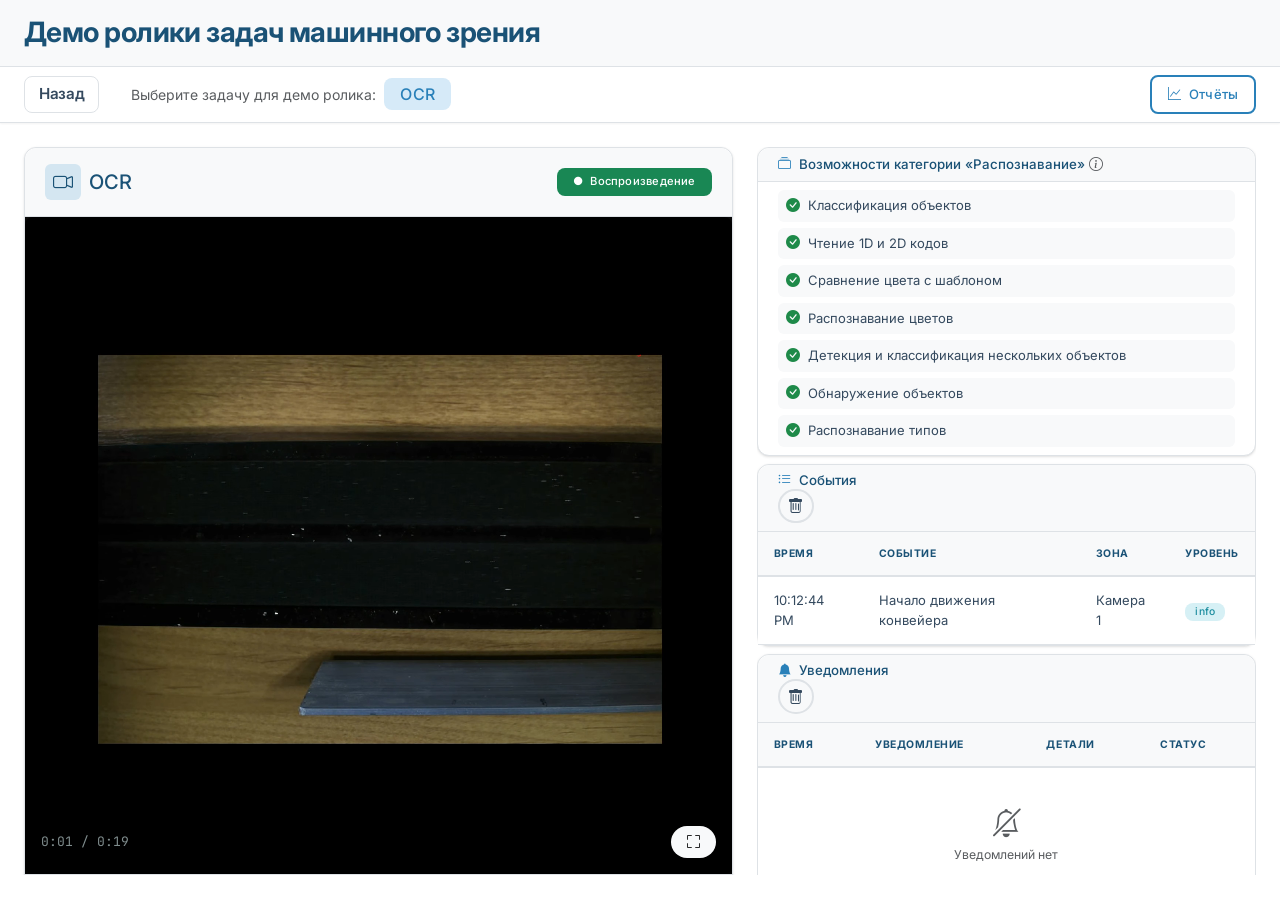
<file: index.html>
<!DOCTYPE html>
<html lang="ru" data-theme="light">
<head>
    <meta charset="UTF-8">
    <meta name="viewport" content="width=device-width, initial-scale=1.0">
    <title>MV-DEMO</title>
    <link href="lib/bootstrap/css/bootstrap.min.css" rel="stylesheet">
    <link href="lib/bootstrap-icons/bootstrap-icons.css" rel="stylesheet">
    <link href="css/style.css" rel="stylesheet">
    <link rel="preconnect" href="https://fonts.googleapis.com">
    <link rel="preconnect" href="https://fonts.gstatic.com" crossorigin>
    <link href="https://fonts.googleapis.com/css2?family=Inter:wght@400;500;600;700;800&family=JetBrains+Mono:wght@400;500&display=swap" rel="stylesheet">
    <link rel="icon" href="img/favicon.ico">
    <style>
        /* Layout fix: make main fill viewport minus navbar and page header */
        main {
            min-height: calc(100vh - 64px - 60px);
        }
        .main-row {
            height: calc(100vh - 64px - 60px - 2rem); /* minus navbar, page header and padding */
        }
        .video-card {
            height: 100%;
            display: flex;
            flex-direction: column;
        }
        .video-area {
            flex: 1;
            min-height: 0;
            display: flex;
            flex-direction: column;
        }
        .video-player-wrapper {
            flex: 1;
            min-height: 0;
            position: relative;
            background: #0a0a0a;
        }
        @media (max-width: 1199px) {
            .main-row {
                height: auto;
                min-height: calc(100vh - 64px - 60px - 2rem);
            }
            .video-card {
                max-height: 60vh;
            }
        }
        @media (max-width: 767px) {
            .main-row {
                height: auto;
            }
            .video-card {
                max-height: none;
            }
        }
    </style>
</head>
<body>
    <header class="page-header">
        <div class="container-fluid px-4">
            <h1>Демо ролики задач машинного зрения</h1>
        </div>
    </header>

    <nav class="navbar navbar-expand-lg navbar-light sticky-top">
        <div class="container-fluid px-4">
            <a href="https://vdt-vision.tilda.ws/" class="navbar-brand text-decoration-none d-flex align-items-center" target="_blank" rel="noopener" title="Назад" style="padding: 0.375rem 0.875rem; border-radius: var(--radius); border: 1px solid var(--vdt-border); color: var(--vdt-text-secondary); font-size: 0.95rem; font-weight: 600; transition: all var(--transition);" onmouseover="this.style.background='var(--vdt-bg-tertiary)'" onmouseout="this.style.background='transparent'">Назад</a>
            <div class="ms-3 d-flex align-items-center gap-2">
                <span class="text-muted small d-none d-md-inline">Выберите задачу для демо ролика:</span>
                <span class="badge bg-secondary px-3 py-2 fs-6" id="scenario-badge" role="button" data-bs-toggle="tooltip" title="Клик для выбора сценария" style="cursor: pointer;">OCR</span>
            </div>
            <div class="ms-auto d-flex align-items-center gap-3">
                <a href="reports.html" class="btn btn-outline-primary btn-sm d-none d-lg-inline-flex align-items-center gap-2" style="border-radius: var(--radius); padding: 0.5rem 1rem;">
                    <i class="bi bi-graph-up"></i> Отчёты
                </a>
            </div>
        </div>
    </nav>

    <main class="container-fluid px-4 py-4 d-flex flex-column">
        <div class="row g-4 main-row flex-grow-1 overflow-hidden">
            <!-- Video Panel -->
            <div class="col-xl-7">
                <div class="card video-card overflow-hidden animate-fade-in">
                    <div class="card-header d-flex flex-wrap justify-content-between align-items-center gap-2 flex-shrink-0">
                        <h5 class="mb-0 d-flex align-items-center gap-2">
                            <div class="rounded bg-primary-light p-2 d-flex align-items-center justify-content-center" style="width: 36px; height: 36px;">
                                <i class="bi bi-camera-video text-primary fs-5"></i>
                            </div>
                            <span id="scenario-title">OCR</span>
                        </h5>
                        <div class="d-flex align-items-center gap-2">
                            <span class="badge bg-secondary px-3 py-2" id="video-status-badge">
                                <span class="animate-pulse me-1">●</span> Ожидание
                            </span>
                        </div>
                    </div>
                    <div class="video-area flex-shrink-0">
                        <div class="video-player-wrapper position-relative w-100" style="aspect-ratio: 16/9;">
                            <video id="video-player" playsinline muted loop preload="metadata" style="width:100%; height:100%; object-fit:contain; display:block;"></video>
                            <div id="video-placeholder" class="position-absolute top-0 start-0 w-100 h-100 d-flex flex-column align-items-center justify-content-center text-white" style="z-index:2; background: linear-gradient(135deg, var(--vdt-text) 0%, var(--vdt-text-secondary) 100%);">
                                <div class="rounded-circle bg-white/10 p-4 mb-3 d-flex align-items-center justify-content-center" style="width: 80px; height: 80px;">
                                    <i class="bi bi-camera-video fs-1 text-white/70"></i>
                                </div>
                                <h5 class="mb-1 text-white">Готов к мониторингу</h5>
                                <p class="text-white/50 mb-0 small">Выберите задачу — ролик запустится автоматически</p>
                            </div>
                            <div class="position-absolute bottom-0 start-0 end-0 p-3 pointer-events-none" style="z-index: 10; background: linear-gradient(transparent, rgba(0,0,0,0.7));">
                                <div class="d-flex justify-content-between align-items-center pointer-events-auto">
                                    <div class="text-white/80 small" id="video-time">0:00 / 0:00</div>
                                    <div class="d-flex gap-2">
                                        <button class="btn btn-sm btn-light rounded-pill px-3" id="btn-fullscreen" title="Во весь экран" style="backdrop-filter: blur(4px);"><i class="bi bi-fullscreen"></i></button>
                                    </div>
                                </div>
                            </div>
                        </div>
                    </div>
                    <div class="card-footer bg-transparent border-top p-2 flex-shrink-0">
                        <div class="d-flex flex-wrap gap-2 align-items-center">
                            <input type="range" class="form-range flex-grow-1" id="video-seek" min="0" max="100" value="0" style="display:none; height: 6px;">
                        </div>
                    </div>
                </div>
            </div>

            <!-- Right Panel: Stats + Controls -->
            <div class="col-xl-5 d-flex flex-column">
                <div class="flex-grow-1 overflow-auto" style="min-height: 0;">
                    <!-- Category Tools -->
                    <div class="card mb-2 animate-fade-in" style="animation-delay: 50ms;">
                        <div class="card-header py-2">
                            <h6 class="mb-0 d-flex align-items-center gap-2 small">
                                <i class="bi bi-collection text-secondary"></i>
                                <span id="category-title">Возможности категории</span>
                            </h6>
                        </div>
                        <div class="card-body py-2">
                            <ul class="category-tools-list mb-0" id="category-tools"></ul>
                        </div>
                    </div>

                    <!-- Events Table -->
                    <div class="card mb-2 animate-fade-in flex-grow-1" style="animation-delay: 100ms; min-height: 0;">
                        <div class="card-header py-2">
                            <h6 class="mb-0 d-flex align-items-center gap-2 small">
                                <i class="bi bi-list-ul text-secondary"></i> События
                            </h6>
                            <button class="btn btn-sm btn-outline-secondary rounded-pill" id="btn-clear-events" title="Очистить" style="padding: 0.2rem 0.5rem;">
                                <i class="bi bi-trash fs-6"></i>
                            </button>
                        </div>
                        <div class="card-body p-0" style="flex: 1; min-height: 0; overflow-y: auto; display: flex; flex-direction: column;">
                            <table class="table table-sm table-hover mb-0" id="events-table" style="flex-shrink: 0;">
                                <thead class="sticky-top">
                                    <tr><th class="small">Время</th><th class="small">Событие</th><th class="small">Зона</th><th class="small">Уровень</th></tr>
                                </thead>
                                <tbody></tbody>
                            </table>
                            <div class="p-3 text-center flex-grow-1 d-flex flex-column align-items-center justify-content-center" id="events-empty">
                                <i class="bi bi-inbox fs-3 text-muted mb-1 d-block"></i>
                                <span class="text-muted small">Событий пока нет</span>
                            </div>
                        </div>
                    </div>

                    <!-- Alerts Table -->
                    <div class="card animate-fade-in flex-grow-1" style="animation-delay: 200ms; min-height: 0;">
                        <div class="card-header py-2">
                            <h6 class="mb-0 d-flex align-items-center gap-2 small">
                                <i class="bi bi-bell-fill text-secondary"></i> Уведомления
                            </h6>
                            <button class="btn btn-sm btn-outline-secondary rounded-pill" id="btn-clear-alerts" title="Очистить" style="padding: 0.2rem 0.5rem;">
                                <i class="bi bi-trash fs-6"></i>
                            </button>
                        </div>
                        <div class="card-body p-0" style="flex: 1; min-height: 0; overflow-y: auto; display: flex; flex-direction: column;">
                            <table class="table table-sm table-hover mb-0" id="alerts-table" style="flex-shrink: 0;">
                                <thead class="sticky-top">
                                    <tr><th class="small">Время</th><th class="small">Уведомление</th><th class="small">Детали</th><th class="small">Статус</th></tr>
                                </thead>
                                <tbody></tbody>
                            </table>
                            <div class="p-3 text-center flex-grow-1 d-flex flex-column align-items-center justify-content-center" id="alerts-empty">
                                <i class="bi bi-bell-slash fs-3 text-muted mb-1 d-block"></i>
                                <span class="text-muted small">Уведомлений нет</span>
                            </div>
                        </div>
                    </div>
                </div>
            </div>
        </div>
    </main>

    <!-- Scenario Config Modal -->
    <div class="modal fade" id="scenarioModal" tabindex="-1" aria-hidden="true">
        <div class="modal-dialog modal-dialog-centered">
            <div class="modal-content">
                <div class="modal-header border-0 pb-0">
                    <h5 class="modal-title fw-bold d-flex align-items-center gap-2">
                        <i class="bi bi-diagram-3 text-secondary"></i> Выбор сценария
                    </h5>
                    <button type="button" class="btn-close" data-bs-dismiss="modal" aria-label="Close"></button>
                </div>
                <div class="modal-body pt-0">
                    <div class="mb-4">
                        <label class="form-label fw-medium">Сценарий мониторинга</label>
                        <select class="form-select" id="modal-scenario-select" style="padding: 0.75rem 1rem;">
                            <option value="ocr" data-icon="bi-scanner">OCR — Распознавание текста</option>
                            <option value="diameter" data-icon="bi-rulers">Diameter — Измерение диаметра</option>
                            <option value="registered" data-icon="bi-123">Registered — Подсчёт объектов</option>
                        </select>
                    </div>
                    <div class="form-check mb-3">
                        <input class="form-check-input" type="checkbox" id="auto-load-video" checked>
                        <label class="form-check-label fw-medium" for="auto-load-video">
                            <i class="bi bi-check-circle-fill text-success me-1"></i> Автоматически загружать видео сценария
                        </label>
                    </div>
                </div>
                <div class="modal-footer border-0 pt-0">
                    <button type="button" class="btn btn-outline-secondary rounded-pill px-4" data-bs-dismiss="modal">Отмена</button>
                    <button type="button" class="btn btn-primary rounded-pill px-4" id="btn-apply-scenario">
                        <i class="bi bi-check-lg me-1"></i> Применить
                    </button>
                </div>
            </div>
        </div>
    </div>

    <script src="lib/bootstrap/js/bootstrap.bundle.min.js"></script>
    <script src="js/scenarios.js"></script>
    <script src="js/app.js"></script>
</body>
</html>
</file>
<file: css/style.css>
:root {
    --vdt-primary: #1A5276;
    --vdt-primary-hover: #154360;
    --vdt-primary-light: #d4e6f1;
    --vdt-secondary: #2980B9;
    --vdt-secondary-hover: #2472a4;
    --vdt-secondary-light: #d6eaf8;
    --vdt-bg: #F8F9FA;
    --vdt-bg-tertiary: #eef2f7;
    --vdt-text: #2C3E50;
    --vdt-text-secondary: #34495e;
    --vdt-text-muted: #7f8c8d;
    --vdt-border: #dee2e6;
    --vdt-success: #1e8a49;
    --vdt-success-light: #d5f5e3;
    --vdt-danger: #c0392b;
    --vdt-danger-light: #fadbd8;
    --vdt-warning: #b7950b;
    --vdt-warning-light: #fef5e7;
    --vdt-info: #1a8c9e;
    --vdt-info-light: #d6f0f5;
    --shadow-sm: 0 1px 2px 0 rgb(0 0 0 / 0.05);
    --shadow: 0 1px 3px 0 rgb(0 0 0 / 0.1), 0 1px 2px -1px rgb(0 0 0 / 0.1);
    --shadow-md: 0 4px 6px -1px rgb(0 0 0 / 0.1), 0 2px 4px -2px rgb(0 0 0 / 0.1);
    --shadow-lg: 0 10px 15px -3px rgb(0 0 0 / 0.1), 0 4px 6px -4px rgb(0 0 0 / 0.1);
    --shadow-xl: 0 20px 25px -5px rgb(0 0 0 / 0.1), 0 8px 10px -6px rgb(0 0 0 / 0.1);
    --radius-sm: 0.375rem;
    --radius: 0.5rem;
    --radius-lg: 0.75rem;
    --radius-xl: 1rem;
    --transition: 150ms cubic-bezier(0.4, 0, 0.2, 1);
    --transition-slow: 300ms cubic-bezier(0.4, 0, 0.2, 1);
}
    --shadow-sm: 0 1px 2px 0 rgb(0 0 0 / 0.05);
    --shadow: 0 1px 3px 0 rgb(0 0 0 / 0.1), 0 1px 2px -1px rgb(0 0 0 / 0.1);
    --shadow-md: 0 4px 6px -1px rgb(0 0 0 / 0.1), 0 2px 4px -2px rgb(0 0 0 / 0.1);
    --shadow-lg: 0 10px 15px -3px rgb(0 0 0 / 0.1), 0 4px 6px -4px rgb(0 0 0 / 0.1);
    --shadow-xl: 0 20px 25px -5px rgb(0 0 0 / 0.1), 0 8px 10px -6px rgb(0 0 0 / 0.1);
    --radius-sm: 0.375rem;
    --radius: 0.5rem;
    --radius-lg: 0.75rem;
    --radius-xl: 1rem;
    --transition: 150ms cubic-bezier(0.4, 0, 0.2, 1);
    --transition-slow: 300ms cubic-bezier(0.4, 0, 0.2, 1);
}

[data-theme="dark"] {
    --bg-primary: #1a252f;
    --bg-secondary: #212f3d;
    --bg-tertiary: #2c3e50;
    --text-primary: #ecf0f1;
    --text-secondary: #bdc3c7;
    --text-muted: #95a5a6;
    --border-color: #2c3e50;
    --card-bg: #212f3d;
    --table-header-bg: #2c3e50;
    --shadow-color: rgba(0, 0, 0, 0.3);
    --vdt-primary: #5dade2;
    --vdt-primary-light: #1a3a4f;
    --vdt-secondary: #85c1e9;
    --vdt-secondary-light: #1a3a4f;
    --vdt-bg: #2c3e50;
    --vdt-bg-tertiary: #34495e;
    --vdt-text: #ecf0f1;
    --vdt-text-secondary: #bdc3c7;
    --vdt-text-muted: #95a5a6;
    --vdt-border: #34495e;
}

:root:not([data-theme="dark"]) {
    --bg-primary: #ffffff;
    --bg-secondary: #ffffff;
    --bg-tertiary: var(--vdt-bg);
    --text-primary: var(--vdt-text);
    --text-secondary: var(--vdt-text-secondary);
    --text-muted: var(--vdt-text-muted);
    --border-color: var(--vdt-border);
    --card-bg: #ffffff;
    --table-header-bg: var(--vdt-bg);
    --shadow-color: rgba(0, 0, 0, 0.1);
}

* {
    box-sizing: border-box;
}

body {
    background-color: var(--bg-primary);
    color: var(--text-primary);
    font-family: 'Inter', -apple-system, BlinkMacSystemFont, 'Segoe UI', Roboto, sans-serif;
    line-height: 1.5;
    transition: background-color var(--transition), color var(--transition);
}

/* Navbar */
.navbar {
    background: var(--bg-secondary) !important;
    border-bottom: 1px solid var(--vdt-border);
    backdrop-filter: blur(8px);
    box-shadow: var(--shadow-sm);
}

.navbar-brand {
    font-weight: 700;
    font-size: 1.25rem;
    letter-spacing: -0.02em;
    color: var(--vdt-primary);
}

.navbar-brand i {
    font-size: 1.5rem;
}

.nav-link, .btn-outline-light {
    transition: all var(--transition);
    border-radius: var(--radius);
}

.nav-link:hover, .btn-outline-light:hover {
    background: var(--vdt-bg-tertiary);
    transform: translateY(-1px);
}

/* Page Header */
.page-header {
    background: var(--vdt-bg);
    border-bottom: 1px solid var(--vdt-border);
    padding: 1rem 0;
    margin-bottom: 0;
}

.page-header h1 {
    color: var(--vdt-primary);
    font-weight: 700;
    font-size: 1.75rem;
    margin: 0;
    letter-spacing: -0.02em;
}

@media (max-width: 767px) {
    .page-header h1 {
        font-size: 1.5rem;
    }
}

/* Cards */
.card {
    background: var(--card-bg);
    border: 1px solid var(--vdt-border);
    border-radius: var(--radius-lg);
    box-shadow: var(--shadow);
    transition: box-shadow var(--transition), transform var(--transition), border-color var(--transition);
}

.card:hover {
    box-shadow: var(--shadow-md);
}

.card-header {
    background: var(--vdt-bg);
    border-bottom: 1px solid var(--vdt-border);
    border-radius: var(--radius-lg) var(--radius-lg) 0 0 !important;
    padding: 1rem 1.25rem;
    font-weight: 600;
    font-size: 0.95rem;
    color: var(--vdt-primary);
}

.card-body {
    padding: 1.25rem;
}

.card-footer {
    background: var(--vdt-bg);
    border-top: 1px solid var(--vdt-border);
    border-radius: 0 0 var(--radius-lg) var(--radius-lg);
}

/* Stat Cards */
.stat-card {
    border: none;
    background: linear-gradient(135deg, var(--card-bg) 0%, var(--vdt-bg) 100%);
    border-radius: var(--radius-lg);
    box-shadow: var(--shadow);
    overflow: hidden;
    position: relative;
}

.stat-card::before {
    content: '';
    position: absolute;
    top: 0;
    left: 0;
    right: 0;
    height: 3px;
    background: linear-gradient(90deg, var(--vdt-primary), var(--vdt-secondary));
    opacity: 0;
    transition: opacity var(--transition);
}

.stat-card:hover {
    transform: translateY(-4px);
    box-shadow: var(--shadow-xl);
}

.stat-card:hover::before {
    opacity: 1;
}

.stat-value {
    font-size: 2rem;
    font-weight: 800;
    letter-spacing: -0.02em;
    background: linear-gradient(135deg, var(--vdt-primary), var(--vdt-secondary));
    -webkit-background-clip: text;
    -webkit-text-fill-color: transparent;
    background-clip: text;
}

.stat-label {
    font-size: 0.7rem;
    text-transform: uppercase;
    letter-spacing: 0.05em;
    color: var(--vdt-text-muted);
    font-weight: 600;
}

/* Video Player */
#video-player {
    width: 100%;
    height: 100%;
    object-fit: contain;
    display: block;
    background: #000;
    border-radius: var(--radius);
}

#video-placeholder {
    background: linear-gradient(135deg, var(--vdt-text) 0%, var(--vdt-text-secondary) 100%);
    border-radius: var(--radius);
}

#video-placeholder i {
    transition: transform var(--transition-slow);
}

#video-placeholder:hover i {
    transform: scale(1.1);
}

#video-seek {
    accent-color: var(--vdt-secondary);
    height: 6px;
    border-radius: 3px;
}

#video-seek::-webkit-slider-thumb {
    appearance: none;
    width: 16px;
    height: 16px;
    background: var(--vdt-secondary);
    border-radius: 50%;
    cursor: pointer;
    box-shadow: var(--shadow);
    transition: transform var(--transition), box-shadow var(--transition);
}

#video-seek::-webkit-slider-thumb:hover {
    transform: scale(1.2);
    box-shadow: var(--shadow-md);
}

/* Buttons */
.btn {
    border-radius: var(--radius);
    font-weight: 500;
    letter-spacing: 0.01em;
    transition: all var(--transition);
    border: none;
    position: relative;
    overflow: hidden;
}

.btn::before {
    content: '';
    position: absolute;
    top: 0;
    left: -100%;
    width: 100%;
    height: 100%;
    background: linear-gradient(90deg, transparent, rgba(255,255,255,0.2), transparent);
    transition: left 0.5s;
}

.btn:hover::before {
    left: 100%;
}

.btn:hover {
    transform: translateY(-2px);
    box-shadow: var(--shadow-md);
}

.btn:active {
    transform: translateY(0);
}

.btn-lg {
    padding: 0.875rem 1.5rem;
    font-size: 1rem;
}

.btn-sm {
    padding: 0.375rem 0.875rem;
    font-size: 0.8125rem;
}

.btn-primary {
    background: linear-gradient(135deg, var(--vdt-secondary) 0%, var(--vdt-primary) 100%);
}

.btn-success {
    background: linear-gradient(135deg, var(--vdt-success) 0%, #27ae60 100%);
}

.btn-danger {
    background: linear-gradient(135deg, var(--vdt-danger) 0%, #e74c3c 100%);
}

.btn-warning {
    background: linear-gradient(135deg, var(--vdt-warning) 0%, #d4ac0d 100%);
    color: #fff;
}

.btn-outline-primary {
    border: 2px solid var(--vdt-secondary);
    color: var(--vdt-secondary);
    background: transparent;
}

.btn-outline-primary:hover {
    background: var(--vdt-secondary);
    color: white;
}

.btn-outline-secondary {
    border: 2px solid var(--vdt-border);
    color: var(--vdt-text-secondary);
    background: transparent;
}

.btn-outline-secondary:hover {
    border-color: var(--vdt-text-muted);
    background: var(--vdt-bg-tertiary);
    color: var(--vdt-text);
}

.btn-group-sm .btn {
    padding: 0.375rem 0.75rem;
}

/* Badges */
.badge {
    font-weight: 500;
    padding: 0.375rem 0.75rem;
    border-radius: var(--radius);
    font-size: 0.7rem;
    letter-spacing: 0.02em;
}

.severity-badge {
    font-size: 0.65rem;
    padding: 0.25rem 0.625rem;
}

.severity-danger { background: var(--vdt-danger-light); color: var(--vdt-danger); }
.severity-warning { background: var(--vdt-warning-light); color: var(--vdt-warning); }
.severity-info { background: var(--vdt-info-light); color: var(--vdt-info); }
.severity-success { background: var(--vdt-success-light); color: var(--vdt-success); }

.bg-primary-light { background: var(--vdt-primary-light) !important; }
.bg-success-light { background: var(--vdt-success-light) !important; }
.bg-danger-light { background: var(--vdt-danger-light) !important; }
.bg-warning-light { background: var(--vdt-warning-light) !important; }
.bg-info-light { background: var(--vdt-info-light) !important; }

.text-primary { color: var(--vdt-primary) !important; }
.text-success { color: var(--vdt-success) !important; }
.text-danger { color: var(--vdt-danger) !important; }
.text-warning { color: var(--vdt-warning) !important; }
.text-info { color: var(--vdt-info) !important; }
.text-secondary { color: var(--vdt-secondary) !important; }

.badge.bg-primary { background: var(--vdt-primary-light) !important; color: var(--vdt-primary) !important; }
.badge.bg-secondary { background: var(--vdt-bg-tertiary) !important; color: var(--vdt-text-secondary) !important; }
[data-theme="dark"] .badge.bg-secondary { background: var(--vdt-bg-tertiary) !important; color: var(--vdt-text-secondary) !important; }
[data-theme="dark"] .bg-primary-light { background: var(--vdt-primary-light) !important; }
[data-theme="dark"] .bg-success-light { background: var(--vdt-success-light) !important; }
[data-theme="dark"] .bg-danger-light { background: var(--vdt-danger-light) !important; }
[data-theme="dark"] .bg-warning-light { background: var(--vdt-warning-light) !important; }
[data-theme="dark"] .bg-info-light { background: var(--vdt-info-light) !important; }

/* Tables */
.table {
    margin-bottom: 0;
}

.table th {
    font-size: 0.65rem;
    text-transform: uppercase;
    letter-spacing: 0.05em;
    color: var(--vdt-primary);
    font-weight: 700;
    background: var(--vdt-bg);
    border-bottom: 2px solid var(--vdt-border);
    padding: 0.875rem 1rem;
    white-space: nowrap;
}

.table td {
    font-size: 0.8125rem;
    vertical-align: middle;
    padding: 0.875rem 1rem;
    border-bottom: 1px solid var(--vdt-border);
    color: var(--vdt-text-secondary);
}

.table tbody tr {
    transition: background-color var(--transition);
}

.table tbody tr:hover {
    background: var(--vdt-bg-tertiary);
}

.table-striped > tbody > tr:nth-of-type(odd) {
    background: var(--vdt-bg);
}

.table-hover > tbody > tr:hover {
    background: var(--vdt-secondary-light) !important;
}

[data-theme="dark"] .table-hover > tbody > tr:hover {
    background: rgba(41, 128, 185, 0.15) !important;
}

/* Timeline */
.timeline-item {
    position: relative;
    padding-left: 1.5rem;
    border-left: 2px solid var(--vdt-border);
    margin-bottom: 1rem;
    padding-bottom: 0.5rem;
}

.timeline-item::before {
    content: '';
    position: absolute;
    left: -6px;
    top: 0.25rem;
    width: 10px;
    height: 10px;
    border-radius: 50%;
    background: var(--vdt-secondary);
    border: 2px solid var(--card-bg);
    box-shadow: 0 0 0 2px var(--vdt-border);
}

.timeline-item.warning::before { background: var(--vdt-warning); }
.timeline-item.danger::before { background: var(--vdt-danger); }
.timeline-item.info::before { background: var(--vdt-info); }
.timeline-item.success::before { background: var(--vdt-success); }

/* New row animation */
#events-table tbody tr.new-row,
#alerts-table tbody tr.new-row {
    animation: highlightRow 0.6s ease-out;
}

@keyframes highlightRow {
    0% { background: var(--vdt-warning-light); }
    100% { background: transparent; }
}

[data-theme="dark"] #events-table tbody tr.new-row,
[data-theme="dark"] #alerts-table tbody tr.new-row {
    0% { background: rgba(183, 149, 11, 0.2); }
}

/* Forms */
.form-select, .form-control, .form-check-input {
    border: 1px solid var(--vdt-border);
    background: var(--card-bg);
    color: var(--vdt-text);
    border-radius: var(--radius);
    transition: all var(--transition);
}

.form-select:focus, .form-control:focus {
    border-color: var(--vdt-secondary);
    box-shadow: 0 0 0 3px var(--vdt-secondary-light);
    background: var(--card-bg);
    color: var(--vdt-text);
}

.form-check-input:checked {
    background-color: var(--vdt-secondary);
    border-color: var(--vdt-secondary);
}

.form-check-input:focus {
    box-shadow: 0 0 0 3px var(--vdt-secondary-light);
}

.form-label {
    font-weight: 500;
    color: var(--vdt-text-secondary);
    margin-bottom: 0.5rem;
    font-size: 0.8125rem;
}

/* Modals */
.modal-content {
    background: var(--card-bg);
    border: 1px solid var(--vdt-border);
    border-radius: var(--radius-xl);
    box-shadow: var(--shadow-xl);
}

.modal-header, .modal-footer {
    border-color: var(--vdt-border);
}

.modal-title {
    font-weight: 600;
    color: var(--vdt-primary);
}

/* Scrollbars */
::-webkit-scrollbar {
    width: 8px;
    height: 8px;
}

::-webkit-scrollbar-track {
    background: var(--bg-tertiary);
    border-radius: 4px;
}

::-webkit-scrollbar-thumb {
    background: var(--gray-400);
    border-radius: 4px;
    transition: background var(--transition);
}

::-webkit-scrollbar-thumb:hover {
    background: var(--gray-500);
}

/* Animations */
@keyframes fadeIn {
    from { opacity: 0; transform: translateY(10px); }
    to { opacity: 1; transform: translateY(0); }
}

@keyframes slideIn {
    from { opacity: 0; transform: translateX(-20px); }
    to { opacity: 1; transform: translateX(0); }
}

@keyframes pulse {
    0%, 100% { opacity: 1; }
    50% { opacity: 0.5; }
}

.animate-fade-in {
    animation: fadeIn var(--transition-slow) ease-out;
}

.animate-slide-in {
    animation: slideIn var(--transition-slow) ease-out;
}

.animate-pulse {
    animation: pulse 2s infinite;
}

/* Empty states */
#events-empty, #alerts-empty {
    color: var(--text-muted);
    font-size: 0.875rem;
    padding: 2rem !important;
}

/* Hidden as soon as the first row is rendered */
.empty-hidden {
    display: none !important;
}

/* Category tools list ("Возможности категории") */
.category-tools-list {
    list-style: none;
    margin: 0;
    padding: 0;
    display: flex;
    flex-direction: column;
    gap: 0.375rem;
}

.category-tools-list li {
    display: flex;
    align-items: flex-start;
    gap: 0.5rem;
    font-size: 0.8125rem;
    color: var(--vdt-text-secondary);
    padding: 0.375rem 0.5rem;
    border-radius: var(--radius-sm);
    background: var(--vdt-bg);
    transition: background var(--transition), transform var(--transition);
}

.category-tools-list li:hover {
    background: var(--vdt-secondary-light);
    transform: translateX(2px);
}

.category-tools-list li i {
    color: var(--vdt-success);
    font-size: 0.875rem;
    line-height: 1.35;
    flex-shrink: 0;
}

.category-tools-list li.category-tools-empty {
    background: transparent;
    color: var(--vdt-text-muted);
    font-style: italic;
}

.category-tools-list li.category-tools-empty:hover {
    background: transparent;
    transform: none;
}

/* Items carrying a description hint (Bootstrap tooltip) hint about it */
.category-tools-list li[data-bs-toggle="tooltip"] {
    cursor: help;
}

#category-title i.bi-info-circle {
    cursor: help;
    font-size: 0.875rem;
}

/* Video time display */
#video-time {
    font-variant-numeric: tabular-nums;
    font-family: 'JetBrains Mono', 'Fira Code', monospace;
    font-size: 0.8125rem;
    color: var(--text-muted);
}

/* Scenario badge in card header */
#scenario-badge {
    cursor: pointer;
    transition: all var(--transition);
    font-size: 0.7rem;
    padding: 0.375rem 0.75rem;
    background: var(--vdt-secondary-light) !important;
    color: var(--vdt-secondary) !important;
}

#scenario-badge:hover {
    background: var(--vdt-secondary) !important;
    color: white !important;
    transform: scale(1.05);
}

/* Progress bars */
.progress {
    height: 6px;
    border-radius: 3px;
    background: var(--vdt-bg-tertiary);
    overflow: hidden;
}

.progress-bar {
    border-radius: 3px;
    background: var(--vdt-secondary);
    transition: width 0.6s cubic-bezier(0.4, 0, 0.2, 1);
}

/* Tooltips */
.tooltip-inner {
    background: var(--vdt-text);
    border-radius: var(--radius);
    padding: 0.5rem 0.75rem;
    font-size: 0.75rem;
}

.bs-tooltip-auto[data-popper-placement^=top] .tooltip-arrow::before {
    border-top-color: var(--vdt-text);
}

/* Loading skeleton */
.skeleton {
    background: linear-gradient(90deg, var(--vdt-bg-tertiary) 25%, var(--vdt-border) 50%, var(--vdt-bg-tertiary) 75%);
    background-size: 200% 100%;
    animation: shimmer 1.5s infinite;
    border-radius: var(--radius);
}

@keyframes shimmer {
    0% { background-position: 200% 0; }
    100% { background-position: -200% 0; }
}

/* Responsive */
@media (max-width: 768px) {
    .stat-value { font-size: 1.5rem; }
    .btn-lg { padding: 0.75rem 1.25rem; font-size: 0.9375rem; }
    #video-placeholder p { font-size: 0.9rem; }
    .card-header { padding: 0.875rem 1rem; }
    .card-body { padding: 1rem; }
    .table th, .table td { padding: 0.625rem 0.75rem; font-size: 0.75rem; }
    .navbar-brand { font-size: 1.1rem; }
}

/* Print styles */
@media print {
    .navbar, .btn, .btn-group, .modal, .card-header .btn-group { display: none !important; }
    .card { box-shadow: none; border: 1px solid #ddd; }
    .table { font-size: 0.7rem; }
    body { background: white; color: black; }
}

/* Focus visible for accessibility */
*:focus-visible {
    outline: 2px solid var(--primary);
    outline-offset: 2px;
}

/* Reduced motion */
@media (prefers-reduced-motion: reduce) {
    *, *::before, *::after {
        animation-duration: 0.01ms !important;
        animation-iteration-count: 1 !important;
        transition-duration: 0.01ms !important;
    }
}
</file>
